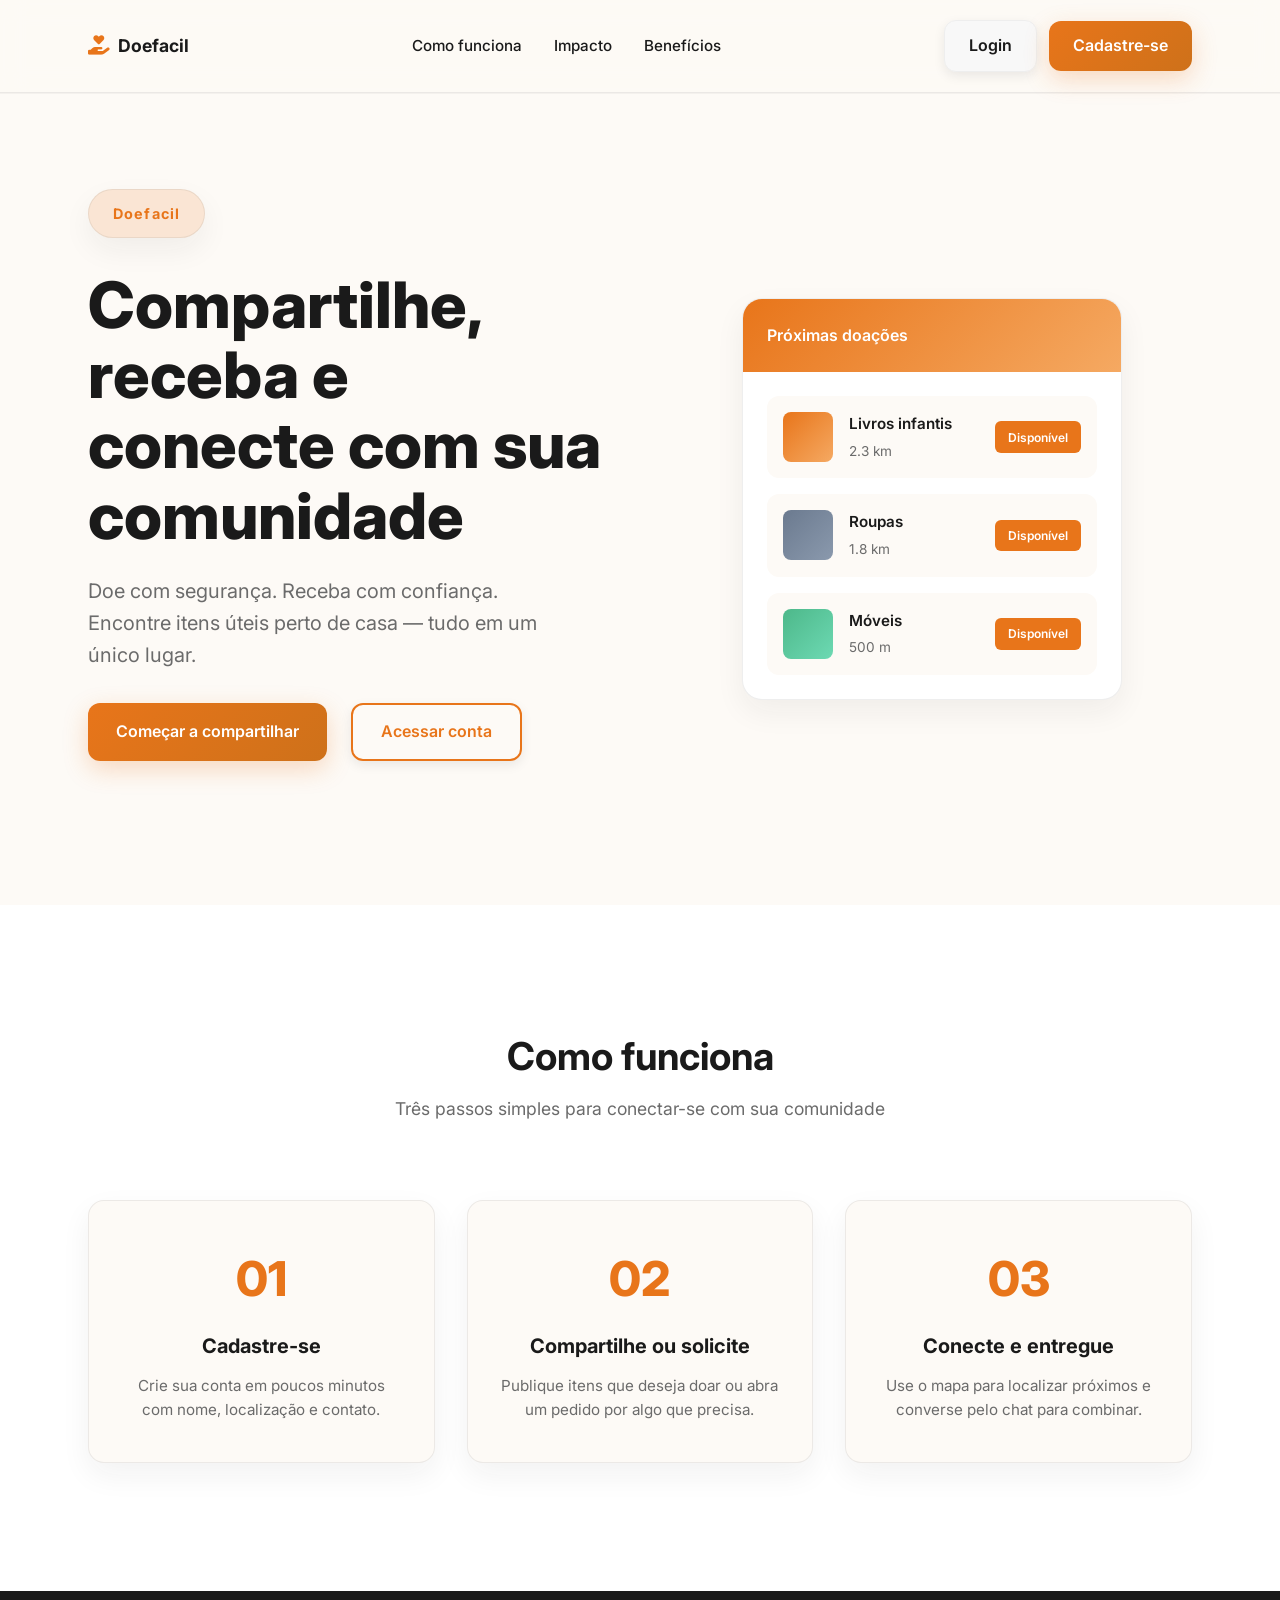
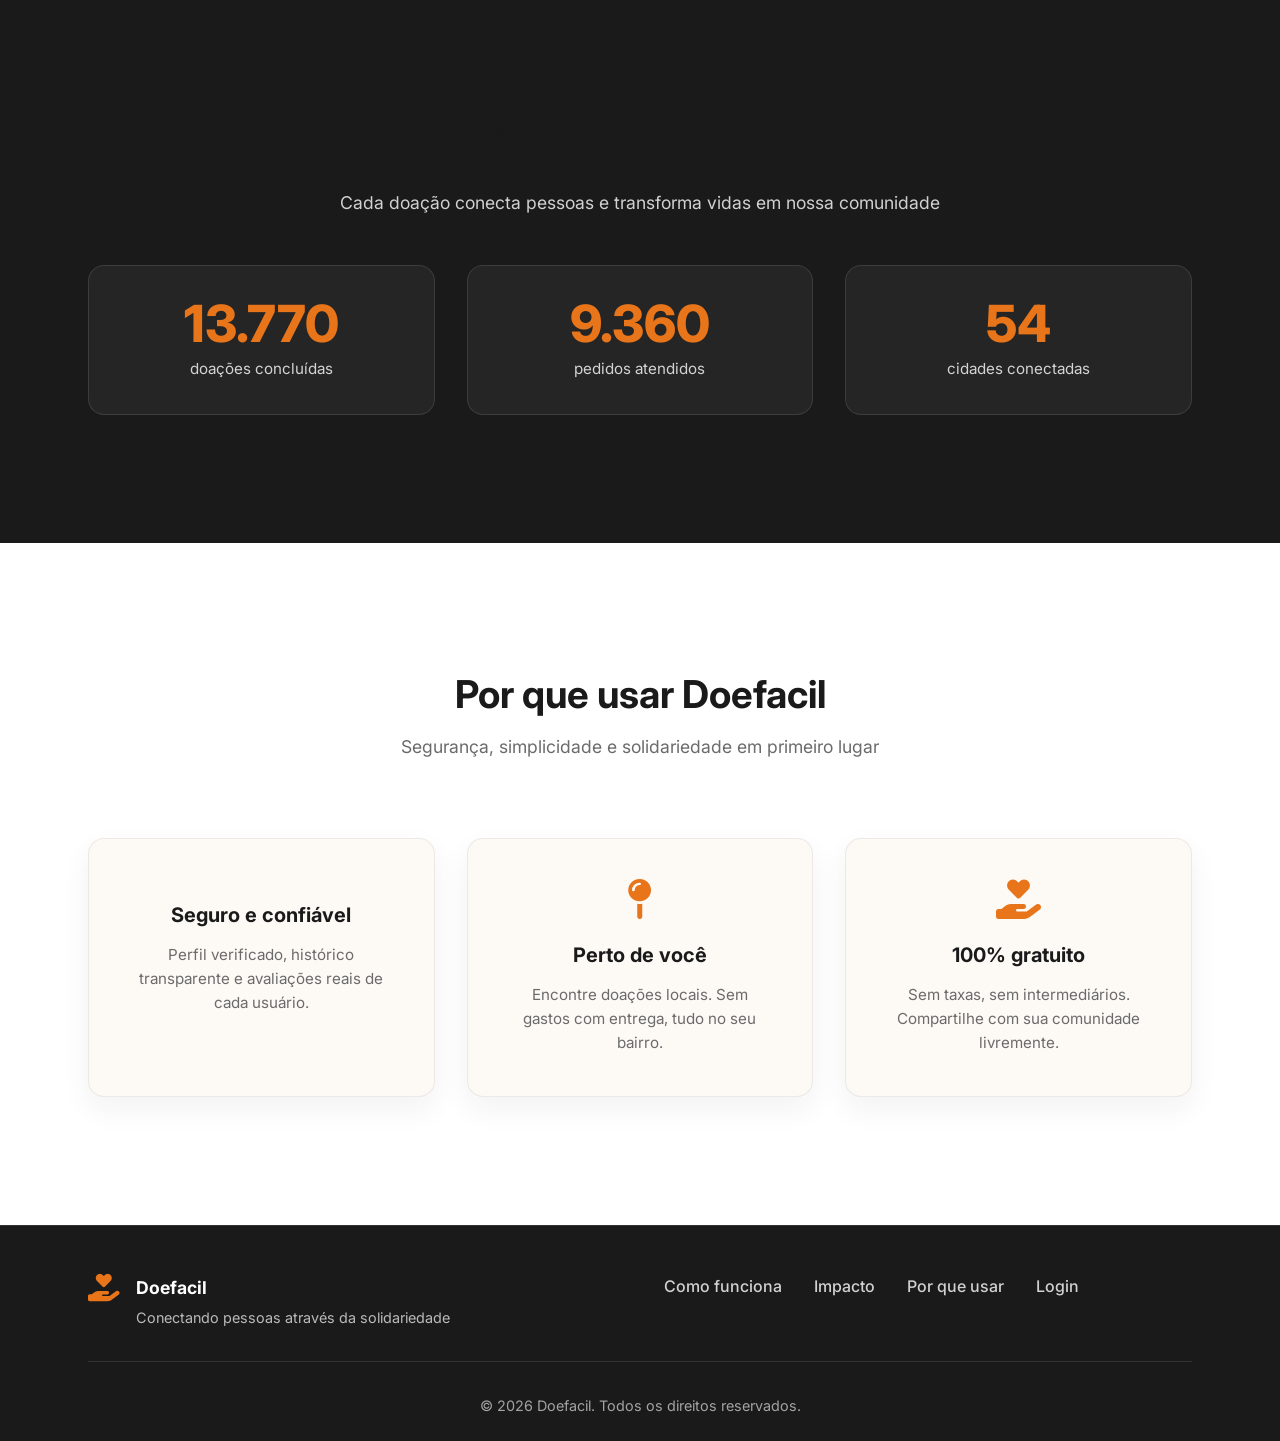
<file: frontend_github/index.html>
﻿<!DOCTYPE html>
<html lang="pt-BR">
<head>
    <meta charset="UTF-8">
    <meta name="viewport" content="width=device-width, initial-scale=1.0">
    <title>Doefacil — Doe, Compartilhe e Conecte</title>
    
    <link rel="icon" href="/favicon.ico">
    <link rel="icon" type="image/png" sizes="16x16" href="/favicon-16x16.png">
    <link rel="icon" type="image/png" sizes="32x32" href="/favicon-32x32.png">
    <link rel="icon" type="image/png" sizes="192x192" href="/favicon-192x192.png">
    <link rel="apple-touch-icon" href="/apple-touch-icon.png">
<link href="https://fonts.googleapis.com/css2?family=Inter:wght@400;500;600;700;800&display=swap" rel="stylesheet">
    <link rel="stylesheet" href="https://cdnjs.cloudflare.com/ajax/libs/font-awesome/6.4.0/css/all.min.css">
    <link rel="stylesheet" href="css/global.css">
    <link rel="stylesheet" href="css/landing.css">
</head>
<body>
    <header class="landing-header">
        <div class="landing-container">
            <nav class="landing-nav">
                <a href="/" class="nav-logo">
                    <i class="fa-solid fa-hand-holding-heart"></i>
                    Doefacil
                </a>
                <button class="menu-toggle" aria-label="Abrir menu">
                    <i class="fa-solid fa-bars"></i>
                </button>
                <div class="nav-links">
                    <a href="#como-funciona">Como funciona</a>
                    <a href="#impacto">Impacto</a>
                    <a href="#beneficios">Benefícios</a>
                </div>
                <div class="nav-actions">
                    <a href="login.html" class="btn btn-secondary header-link">Login</a>
                    <a href="cadastro.html" class="btn btn-primary header-link">Cadastre-se</a>
                </div>
            </nav>
        </div>
    </header>

    <main>
        <section class="hero-section">
            <div class="container">
                <div class="hero-grid">
                    <div class="hero-content">
                        <div class="hero-badge">Doefacil</div>
                        <h1 class="hero-title">Compartilhe, receba e conecte com sua comunidade</h1>
                        <p class="hero-subtitle">Doe com segurança. Receba com confiança. Encontre itens úteis perto de casa — tudo em um único lugar.</p>
                        <div class="hero-buttons">
                            <a href="cadastro.html" class="btn btn-primary">Começar a compartilhar</a>
                            <a href="login.html" class="btn btn-outline">Acessar conta</a>
                        </div>
                    </div>
                    <div class="hero-mockup">
                        <div class="mockup-card">
                            <div class="mockup-header">
                                <span class="mockup-title">Próximas doações</span>
                            </div>
                            <div class="mockup-items">
                                <div class="mockup-item">
                                    <div class="mockup-item-img" style="background: linear-gradient(135deg, #E8751A, #f5a962);"></div>
                                    <div class="mockup-item-content">
                                        <div class="mockup-item-title">Livros infantis</div>
                                        <div class="mockup-item-distance">2.3 km</div>
                                    </div>
                                    <span class="mockup-badge">Disponível</span>
                                </div>
                                <div class="mockup-item">
                                    <div class="mockup-item-img" style="background: linear-gradient(135deg, #6B7A8F, #8a99ad);"></div>
                                    <div class="mockup-item-content">
                                        <div class="mockup-item-title">Roupas</div>
                                        <div class="mockup-item-distance">1.8 km</div>
                                    </div>
                                    <span class="mockup-badge">Disponível</span>
                                </div>
                                <div class="mockup-item">
                                    <div class="mockup-item-img" style="background: linear-gradient(135deg, #4DB88A, #6dd9b3);"></div>
                                    <div class="mockup-item-content">
                                        <div class="mockup-item-title">Móveis</div>
                                        <div class="mockup-item-distance">500 m</div>
                                    </div>
                                    <span class="mockup-badge">Disponível</span>
                                </div>
                            </div>
                        </div>
                    </div>
                </div>
            </div>
        </section>

        <section id="como-funciona" class="section section-how">
            <div class="container">
                <div class="section-header">
                    <h2>Como funciona</h2>
                    <p>Três passos simples para conectar-se com sua comunidade</p>
                </div>
                <div class="steps-grid">
                    <div class="step-card">
                        <div class="step-number">01</div>
                        <h3>Cadastre-se</h3>
                        <p>Crie sua conta em poucos minutos com nome, localização e contato.</p>
                    </div>
                    <div class="step-card">
                        <div class="step-number">02</div>
                        <h3>Compartilhe ou solicite</h3>
                        <p>Publique itens que deseja doar ou abra um pedido por algo que precisa.</p>
                    </div>
                    <div class="step-card">
                        <div class="step-number">03</div>
                        <h3>Conecte e entregue</h3>
                        <p>Use o mapa para localizar próximos e converse pelo chat para combinar.</p>
                    </div>
                </div>
            </div>
        </section>

        <section id="impacto" class="section section-impact">
            <div class="container">
                <h2 class="impact-title">Veja o impacto real</h2>
                <p class="impact-subtitle">Cada doação conecta pessoas e transforma vidas em nossa comunidade</p>
                <div class="metrics-grid">
                    <div class="metric-card">
                        <div class="metric-number" data-target="18432">0</div>
                        <p>doações concluídas</p>
                    </div>
                    <div class="metric-card">
                        <div class="metric-number" data-target="12560">0</div>
                        <p>pedidos atendidos</p>
                    </div>
                    <div class="metric-card">
                        <div class="metric-number" data-target="54">0</div>
                        <p>cidades conectadas</p>
                    </div>
                </div>
            </div>
        </section>

        <section id="beneficios" class="section section-benefits">
            <div class="container">
                <div class="section-header">
                    <h2>Por que usar Doefacil</h2>
                    <p>Segurança, simplicidade e solidariedade em primeiro lugar</p>
                </div>
                <div class="benefits-grid">
                    <div class="benefit-card">
                        <i class="fa-solid fa-shield-check"></i>
                        <h3>Seguro e confiável</h3>
                        <p>Perfil verificado, histórico transparente e avaliações reais de cada usuário.</p>
                    </div>
                    <div class="benefit-card">
                        <i class="fa-solid fa-map-pin"></i>
                        <h3>Perto de você</h3>
                        <p>Encontre doações locais. Sem gastos com entrega, tudo no seu bairro.</p>
                    </div>
                    <div class="benefit-card">
                        <i class="fa-solid fa-hand-holding-heart"></i>
                        <h3>100% gratuito</h3>
                        <p>Sem taxas, sem intermediários. Compartilhe com sua comunidade livremente.</p>
                    </div>
                </div>
            </div>
        </section>
    </main>

    <footer class="footer">
        <div class="container">
            <div class="footer-content">
                <div class="footer-brand">
                    <i class="fa-solid fa-hand-holding-heart"></i>
                    <div>
                        <strong>Doefacil</strong>
                        <p>Conectando pessoas através da solidariedade</p>
                    </div>
                </div>
                <div class="footer-links">
                    <a href="#como-funciona">Como funciona</a>
                    <a href="#impacto">Impacto</a>
                    <a href="#beneficios">Por que usar</a>
                    <a href="login.html">Login</a>
                </div>
            </div>
            <div class="footer-bottom">
                <p>&copy; 2026 Doefacil. Todos os direitos reservados.</p>
            </div>
        </div>
    </footer>

    <script src="js/landing.js"></script>
</body>
</html>
</file>
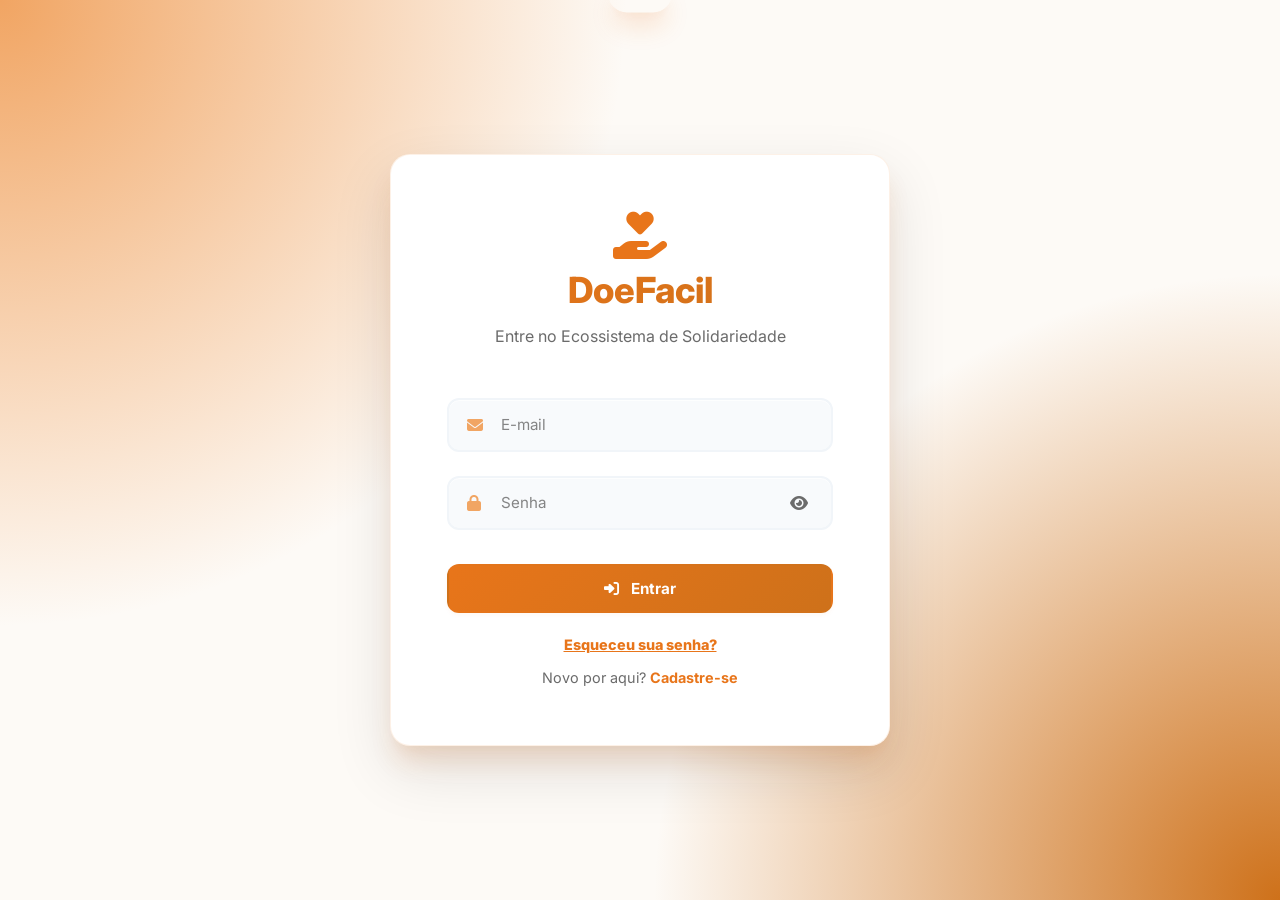
<file: frontend_github/login.html>
﻿<!DOCTYPE html>
<html lang="pt-BR">
<head>
    <meta charset="UTF-8">
    <meta name="viewport" content="width=device-width, initial-scale=1.0">
    <title>DoeFacil - Login</title>
    
    <link rel="icon" href="/favicon.ico">
    <link rel="icon" type="image/png" sizes="16x16" href="/favicon-16x16.png">
    <link rel="icon" type="image/png" sizes="32x32" href="/favicon-32x32.png">
    <link rel="icon" type="image/png" sizes="192x192" href="/favicon-192x192.png">
    <link rel="apple-touch-icon" href="/apple-touch-icon.png">
<link href="https://fonts.googleapis.com/css2?family=Inter:wght@400;500;600;700;800&display=swap" rel="stylesheet">
    <link rel="stylesheet" href="https://cdnjs.cloudflare.com/ajax/libs/font-awesome/6.4.0/css/all.min.css">
    <link rel="stylesheet" href="css/global.css">
    <link rel="stylesheet" href="css/auth.css">
</head>
<body>
    <div id="toast" class="toast"></div>

    <div class="auth-container">
        <div class="auth-box">
            <div class="auth-logo">
                <i class="fa-solid fa-hand-holding-heart" style="color: var(--primary); font-size: 3rem; margin-bottom: 10px;"></i>
                <h2>DoeFacil</h2>
                <p>Entre no Ecossistema de Solidariedade</p>
            </div>

            <form id="loginForm">
                <div class="input-group">
                    <i class="fa-solid fa-envelope"></i>
                    <input type="email" id="email" placeholder="E-mail" required autocomplete="email">
                </div>

                <div class="input-group password-group">
                    <i class="fa-solid fa-lock"></i>
                    <input type="password" id="senha" placeholder="Senha" required autocomplete="current-password">
                    <button type="button" id="toggleLoginPassword" class="password-toggle" aria-label="Mostrar senha">
                        <i class="fa-solid fa-eye"></i>
                    </button>
                </div>

                <button type="submit" class="btn btn-primary" style="width: 100%; margin-top: 10px;">
                    <i class="fa-solid fa-right-to-bracket"></i> Entrar
                </button>
            </form>

            <div class="auth-links" style="text-align: center; margin-top: 20px; font-size: 0.9rem;">
                <p style="margin-bottom: 10px;">
                    <a href="#" id="btnEsqueceuSenha" style="color: var(--primary-dark); text-decoration: underline;">Esqueceu sua senha?</a>
                </p>
                <p style="color: var(--text-muted);">Novo por aqui? <a href="cadastro.html" style="color: var(--primary); font-weight: bold; text-decoration: none;">Cadastre-se</a></p>
            </div>
        </div>
    </div>

    <!-- Modal: Recuperar Senha -->
    <div id="modalRecuperarSenha" style="display:none; position:fixed; inset:0; background:rgba(0,0,0,0.4); backdrop-filter:blur(6px); z-index:9000; justify-content:center; align-items:center;">
        <div style="background:white; border-radius:20px; padding:2.5rem; width:100%; max-width:440px; margin:1rem; box-shadow:0 20px 40px rgba(0,0,0,0.15);">
            <h3 style="font-size:1.4rem; color:var(--secondary); margin-bottom:0.5rem;">Recuperar Senha</h3>

            <!-- Etapa 1: Pedir e-mail -->
            <div id="etapa1Recuperar">
                <p style="color:var(--text-muted); margin-bottom:1.5rem; font-size:0.95rem;">Digite seu e-mail e enviaremos um código de recuperação.</p>
                <div class="input-group">
                    <i class="fa-solid fa-envelope"></i>
                    <input type="email" id="emailRecuperacao" placeholder="Seu e-mail" autocomplete="email">
                </div>
                <div style="display:flex; gap:0.75rem; margin-top:1rem;">
                    <button type="button" id="btnCancelarRecuperacao1" class="btn btn-secondary" style="flex:1;">Cancelar</button>
                    <button type="button" id="btnSolicitarRecuperacao" class="btn btn-primary" style="flex:1;">
                        <i class="fa-solid fa-paper-plane"></i> Enviar
                    </button>
                </div>
            </div>

            <!-- Etapa 2: Informar token + nova senha -->
            <div id="etapa2Recuperar" style="display:none;">
                <p style="color:var(--text-muted); margin-bottom:1.5rem; font-size:0.95rem;">
                    Informe o código recebido e defina a nova senha.<br>
                    <small style="color:var(--primary-dark); font-weight:700;">⚠️ Em produção este código seria enviado por e-mail. Em desenvolvimento ele aparece no console.</small>
                </p>
                <div class="input-group">
                    <i class="fa-solid fa-key"></i>
                    <input type="text" id="tokenRecuperacao" placeholder="Código de recuperação">
                </div>
                <div class="input-group password-group">
                    <i class="fa-solid fa-lock"></i>
                    <input type="password" id="novaSenhaInput" placeholder="Nova senha (mín. 8 caracteres)" autocomplete="new-password">
                </div>
                <div style="display:flex; gap:0.75rem; margin-top:1rem;">
                    <button type="button" id="btnCancelarRecuperacao2" class="btn btn-secondary" style="flex:1;">Cancelar</button>
                    <button type="button" id="btnConfirmarNovaSenha" class="btn btn-primary" style="flex:1;">
                        <i class="fa-solid fa-check"></i> Confirmar
                    </button>
                </div>
            </div>
        </div>
    </div>

    <script src="js/config.js"></script>
    <script src="js/auth.js"></script>
    <script src="js/password-recovery.js"></script>

</body>
</html>
</file>
<file: frontend_github/css/global.css>
:root {
    /* Brand Palette */
    --primary: #E8751A;
    --primary-dark: #CE711A;
    --primary-soft: #F1A563;
    --primary-light: #FFF7EF;
    
    --secondary: #1A1A1A;
    --secondary-soft: #6B6B6B;
    --secondary-light: #F8F9FA;
    
    /* Surfaces */
    --bg-color: #FDFAF6;
    --card-bg: #FFFFFF;
    --surface: #FFF7EF;
    --border-color: #E2E8F0;
    
    /* Text */
    --text-main: #1A1A1A;
    --text-dark: #1A1A1A; /* alias de --text-main */
    --text-muted: #6B6B6B;
    --text-light: #FFFFFF;
    
    /* Status */
    --success: #10B981;
    --danger: #EF4444;
    --warning: #F59E0B;
    --info: #3B82F6;
    
    /* System */
    --radius-sm: 8px;
    --radius-md: 12px;
    --radius-lg: 20px;
    --shadow: 0 4px 12px rgba(0, 0, 0, 0.08); /* alias genérico */
    --shadow-sm: 0 2px 4px rgba(232, 117, 26, 0.05);
    --shadow-md: 0 10px 20px -5px rgba(232, 117, 26, 0.1), 0 4px 6px -2px rgba(232, 117, 26, 0.05);
    --shadow-lg: 0 20px 25px -5px rgba(232, 117, 26, 0.15), 0 10px 10px -5px rgba(232, 117, 26, 0.04);
    --transition: all 0.3s cubic-bezier(0.4, 0, 0.2, 1);
}

* {
    margin: 0;
    padding: 0;
    box-sizing: border-box;
    font-family: 'Inter', -apple-system, BlinkMacSystemFont, "Segoe UI", Roboto, sans-serif;
}

body {
    background-color: var(--bg-color);
    color: var(--text-main);
    line-height: 1.6;
    -webkit-font-smoothing: antialiased;
    overflow-x: hidden;
}

/* Typography */
h1, h2, h3, h4 {
    font-weight: 800;
    color: var(--secondary);
    line-height: 1.2;
    letter-spacing: 0;
}

/* Buttons - Premium Style */
.btn {
    display: inline-flex;
    align-items: center;
    justify-content: center;
    padding: 0.8rem 1.6rem;
    font-size: 0.95rem;
    font-weight: 700;
    border-radius: var(--radius-md);
    cursor: pointer;
    transition: var(--transition);
    border: 2px solid transparent;
    gap: 0.75rem;
    text-decoration: none;
    white-space: nowrap;
}

.btn:disabled {
    opacity: 0.5;
    cursor: not-allowed;
    transform: none !important;
}

.btn-primary {
    background: linear-gradient(135deg, var(--primary) 0%, var(--primary-dark) 100%);
    color: white;
    box-shadow: 0 4px 14px rgba(232, 117, 26, 0.4);
}

.btn-primary:hover:not(:disabled) {
    transform: translateY(-3px);
    box-shadow: 0 8px 20px rgba(232, 117, 26, 0.5);
}

.btn-secondary {
    background: white;
    color: var(--primary-dark);
    border-color: var(--primary-soft);
}

.btn-secondary:hover:not(:disabled) {
    background: var(--primary-light);
    transform: translateY(-2px);
}

.btn-danger {
    background: #FFF5F5;
    color: var(--danger);
    border-color: #FED7D7;
}

.btn-danger:hover:not(:disabled) {
    background: var(--danger);
    color: white;
    border-color: var(--danger);
    transform: translateY(-2px);
}

.btn-outline {
    background: transparent;
    border: 2px solid var(--primary-soft);
    color: var(--primary-dark);
}

.btn-outline:hover:not(:disabled) {
    background: var(--primary);
    color: white;
    border-color: var(--primary);
}

.btn-sm {
    padding: 0.45rem 1rem;
    font-size: 0.82rem;
    gap: 0.5rem;
}

/* Forms */
.input-group {
    margin-bottom: 1.5rem;
    position: relative;
    min-width: 0;
}

label {
    display: block;
    margin-bottom: 0.5rem;
    font-weight: 700;
    font-size: 0.9rem;
    color: var(--secondary);
}

input, textarea, select {
    width: 100%;
    padding: 0.9rem 1.2rem;
    border: 2px solid #F1F5F9;
    border-radius: var(--radius-md);
    background: #F8FAFC;
    color: var(--text-main);
    font-size: 0.95rem;
    line-height: 1.4;
    caret-color: var(--primary);
    direction: ltr;
    text-align: left;
    min-width: 0;
    transition: var(--transition);
}

textarea {
    resize: vertical;
    overflow-wrap: anywhere;
}

input::placeholder,
textarea::placeholder {
    color: var(--text-muted);
    opacity: 0.82;
}

input:focus, textarea:focus, select:focus {
    outline: none;
    border-color: var(--primary-soft);
    background: white;
    box-shadow: 0 0 0 4px rgba(232, 117, 26, 0.1);
}

/* Badges */
.status-badge {
    font-size: 0.75rem;
    font-weight: 800;
    padding: 0.35rem 0.9rem;
    border-radius: 99px;
    text-transform: uppercase;
    letter-spacing: 0.05em;
}

.status-badge.success { background: #DCFCE7; color: #065F46; }
.status-badge.warning { background: #FEF9C3; color: #854D0E; }
.status-badge.danger { background: #FEE2E2; color: #991B1B; }

/* Toast */
.toast {
    position: fixed;
    top: 2rem;
    left: 50%;
    transform: translateX(-50%) translateY(-150%);
    z-index: 9999;
    padding: 1.2rem 2rem;
    border-radius: var(--radius-lg);
    color: white;
    font-weight: 700;
    box-shadow: var(--shadow-lg);
    transition: var(--transition);
    display: flex;
    align-items: center;
    gap: 1rem;
}

.toast.show {
    transform: translateX(-50%) translateY(0);
}

/* Scrollbar */
::-webkit-scrollbar { width: 8px; }
::-webkit-scrollbar-track { background: var(--bg-color); }
::-webkit-scrollbar-thumb { background: var(--primary-soft); border-radius: 10px; }
::-webkit-scrollbar-thumb:hover { background: var(--primary); }

/* ============================================================
   Manutenção visual leve — baixo risco, sem alterar tokens :root
   ============================================================ */
html {
    scroll-behavior: smooth;
}

body {
    text-rendering: optimizeLegibility;
}

button,
a,
.btn,
input,
textarea,
select {
    -webkit-tap-highlight-color: rgba(232, 117, 26, 0.12);
}

.btn {
    min-height: 44px;
    box-shadow: var(--shadow-sm);
}

.btn:hover:not(:disabled) {
    filter: saturate(1.03);
}

.btn:focus-visible,
button:focus-visible,
a:focus-visible,
input:focus-visible,
textarea:focus-visible,
select:focus-visible {
    outline: 3px solid rgba(232, 117, 26, 0.22);
    outline-offset: 3px;
}

input,
textarea,
select {
    min-height: 44px;
    box-shadow: inset 0 1px 0 rgba(255, 255, 255, 0.75);
}

input:hover,
textarea:hover,
select:hover {
    border-color: var(--primary-soft);
}

.status-badge {
    box-shadow: 0 1px 2px rgba(15, 23, 42, 0.06);
}
</file>
<file: frontend_github/css/landing.css>
/* Doefacil Landing Page — Modern Design */

:root {
    --primary: #E8751A;
    --primary-dark: #CE711A;
    --primary-light: #F5A962;
    --dark: #1A1A1A;
    --text-secondary: #6B6B6B;
    --bg-light: #FDFAF6;
    --white: #FFFFFF;
    --border-light: rgba(26, 26, 26, 0.08);
    --shadow: 0 2px 16px rgba(0, 0, 0, 0.06);
    --shadow-lg: 0 12px 40px rgba(0, 0, 0, 0.12);
}

* {
    margin: 0;
    padding: 0;
    box-sizing: border-box;
}

html {
    scroll-behavior: smooth;
}

body {
    font-family: 'Inter', sans-serif;
    background: var(--bg-light);
    color: var(--dark);
    line-height: 1.6;
}

/* ━━━━━━━━━━━━━━━━━━━━━━━━━━━━━━━━━━━━━━━━━
   CONTAINER & LAYOUT UTILITIES
   ━━━━━━━━━━━━━━━━━━━━━━━━━━━━━━━━━━━━━━━━━ */

.container,
.landing-container {
    width: 100%;
    max-width: 1200px;
    margin: 0 auto;
    padding: 0 clamp(1.5rem, 5vw, 3rem);
}

.section {
    padding: clamp(5rem, 10vw, 8rem) 0;
}

/* ━━━━━━━━━━━━━━━━━━━━━━━━━━━━━━━━━━━━━━━━━
   NAVBAR / HEADER
   ━━━━━━━━━━━━━━━━━━━━━━━━━━━━━━━━━━━━━━━━━ */

.landing-header {
    position: sticky;
    top: 0;
    z-index: 100;
    background: rgba(253, 250, 246, 0.9);
    backdrop-filter: blur(12px);
    border-bottom: 1px solid var(--border-light);
    padding: 1.25rem 0;
}

.landing-header .container {
    display: flex;
    justify-content: space-between;
    align-items: center;
}

.landing-brand {
    display: flex;
    align-items: center;
    gap: 12px;
    flex-shrink: 0;
}

.landing-brand i {
    font-size: 1.75rem;
    color: var(--primary);
}

.landing-brand strong {
    font-size: 1.25rem;
    font-weight: 700;
    color: var(--dark);
}

.landing-brand span {
    display: none;
}

.menu-toggle {
    display: none;
    background: none;
    border: none;
    font-size: 1.5rem;
    color: var(--dark);
    cursor: pointer;
    padding: 0.5rem;
}

.landing-nav {
    display: flex;
    align-items: center;
    justify-content: space-between;
    gap: 2rem;
    width: 100%;
}

.nav-logo {
    display: flex;
    align-items: center;
    gap: 0.5rem;
    font-weight: 700;
    font-size: 1.1rem;
    color: var(--text-dark, #1a1a1a);
    text-decoration: none;
    flex-shrink: 0;
}

.nav-logo i {
    color: var(--primary);
    font-size: 1.2rem;
}

.nav-links {
    display: flex;
    align-items: center;
    gap: 2rem;
    list-style: none;
    margin: 0;
    padding: 0;
}

.nav-links a {
    font-size: 0.95rem;
    font-weight: 500;
    color: var(--text-dark, #1a1a1a);
    text-decoration: none;
    transition: color 0.2s ease;
}

.nav-links a:hover {
    color: var(--primary, #e8751a);
}

.nav-actions {
    display: flex;
    align-items: center;
    gap: 0.75rem;
    flex-shrink: 0;
}

.landing-nav .btn {
    padding: 0.75rem 1.5rem;
}

section[id] {
    scroll-margin-top: 80px;
}

/* ━━━━━━━━━━━━━━━━━━━━━━━━━━━━━━━━━━━━━━━━━
   BUTTONS
   ━━━━━━━━━━━━━━━━━━━━━━━━━━━━━━━━━━━━━━━━━ */

.btn {
    display: inline-flex;
    align-items: center;
    justify-content: center;
    padding: 0.875rem 1.75rem;
    border-radius: 12px;
    font-weight: 600;
    font-size: 1rem;
    border: none;
    cursor: pointer;
    transition: all 0.3s ease;
    text-decoration: none;
    gap: 8px;
    box-shadow: 0 4px 12px rgba(0, 0, 0, 0.08);
}

.btn-primary {
    background: linear-gradient(135deg, var(--primary), var(--primary-dark));
    color: var(--white);
    box-shadow: 0 8px 25px rgba(232, 117, 26, 0.25);
}

.btn-primary:hover {
    transform: translateY(-2px);
    filter: brightness(1.05);
    box-shadow: 0 12px 30px rgba(232, 117, 26, 0.35);
}

.btn-primary:active {
    transform: translateY(0) scale(0.98);
}

.btn-outline {
    background: transparent;
    color: var(--primary);
    border: 2px solid var(--primary);
}

.btn-outline:hover {
    background: var(--primary);
    color: var(--white);
    transform: translateY(-2px);
    box-shadow: 0 8px 25px rgba(232, 117, 26, 0.2);
}

.btn-secondary {
    background: #f8f8f8;
    color: var(--dark);
    border: 1px solid #eee;
}

.btn-secondary:hover {
    background: #f0f0f0;
    transform: translateY(-2px);
}

.btn-danger {
    background: linear-gradient(135deg, #e74c3c, #c0392b);
    color: white;
}

.btn-danger:hover {
    transform: translateY(-2px);
    box-shadow: 0 6px 20px rgba(231, 76, 60, 0.3);
}

.header-link {
    padding: 0.75rem 1.5rem !important;
}

/* ━━━━━━━━━━━━━━━━━━━━━━━━━━━━━━━━━━━━━━━━━
   HERO SECTION
   ━━━━━━━━━━━━━━━━━━━━━━━━━━━━━━━━━━━━━━━━━ */

.hero-section {
    padding: clamp(4rem, 8vw, 6rem) 0;
}

.hero-grid {
    display: grid;
    grid-template-columns: 1fr 1fr;
    gap: 4rem;
    align-items: center;
}

.hero-badge {
    display: inline-block;
    padding: 0.75rem 1.5rem;
    background: rgba(232, 117, 26, 0.15);
    color: var(--primary);
    border-radius: 100px;
    font-weight: 700;
    font-size: 0.9rem;
    letter-spacing: 0.08em;
    margin-bottom: 2rem;
}

.hero-title {
    font-size: clamp(2.8rem, 5vw, 5rem);
    font-weight: 800;
    line-height: 1.1;
    color: var(--dark);
    margin-bottom: 1.5rem;
}

.hero-subtitle {
    font-size: clamp(1rem, 1.8vw, 1.25rem);
    color: var(--text-secondary);
    line-height: 1.6;
    margin-bottom: 2rem;
    max-width: 95%;
}

.hero-buttons {
    display: flex;
    gap: 1.5rem;
    flex-wrap: wrap;
    margin-bottom: 3rem;
}

/* Mockup Card */
.hero-mockup {
    display: flex;
    justify-content: center;
    align-items: center;
}

.mockup-card {
    background: var(--white);
    border-radius: 20px;
    box-shadow: var(--shadow-lg);
    overflow: hidden;
    width: 100%;
    max-width: 380px;
}

.mockup-header {
    background: linear-gradient(135deg, var(--primary), var(--primary-light));
    padding: 1.5rem;
    color: var(--white);
}

.mockup-title {
    font-weight: 600;
    font-size: 1rem;
}

.mockup-items {
    padding: 1.5rem;
    display: flex;
    flex-direction: column;
    gap: 1rem;
}

.mockup-item {
    display: flex;
    gap: 1rem;
    align-items: center;
    padding: 1rem;
    background: var(--bg-light);
    border-radius: 12px;
    transition: transform 0.3s ease;
}

.mockup-item:hover {
    transform: translateX(4px);
}

.mockup-item-img {
    width: 50px;
    height: 50px;
    border-radius: 8px;
    flex-shrink: 0;
}

.mockup-item-content {
    flex: 1;
}

.mockup-item-title {
    font-weight: 600;
    color: var(--dark);
    font-size: 0.95rem;
    margin-bottom: 0.25rem;
}

.mockup-item-distance {
    color: var(--text-secondary);
    font-size: 0.85rem;
}

.mockup-badge {
    padding: 0.4rem 0.8rem;
    background: var(--primary);
    color: var(--white);
    border-radius: 6px;
    font-size: 0.75rem;
    font-weight: 600;
    white-space: nowrap;
}

/* ━━━━━━━━━━━━━━━━━━━━━━━━━━━━━━━━━━━━━━━━━
   SECTION HEADER
   ━━━━━━━━━━━━━━━━━━━━━━━━━━━━━━━━━━━━━━━━━ */

.section-header {
    text-align: center;
    margin-bottom: clamp(3rem, 6vw, 5rem);
}

.section-header h2 {
    font-size: clamp(1.8rem, 3vw, 2.5rem);
    font-weight: 700;
    color: var(--dark);
    margin-bottom: 1rem;
}

.section-header p {
    font-size: clamp(1rem, 1.5vw, 1.1rem);
    color: var(--text-secondary);
    max-width: 600px;
    margin: 0 auto;
}

/* ━━━━━━━━━━━━━━━━━━━━━━━━━━━━━━━━━━━━━━━━━
   COMO FUNCIONA SECTION (3 STEPS)
   ━━━━━━━━━━━━━━━━━━━━━━━━━━━━━━━━━━━━━━━━━ */

.section-how {
    background: var(--white);
}

.steps-grid {
    display: grid;
    grid-template-columns: repeat(auto-fit, minmax(280px, 1fr));
    gap: 2rem;
}

.step-card {
    padding: 2.5rem 2rem;
    background: var(--bg-light);
    border-radius: 16px;
    text-align: center;
    transition: transform 0.3s ease, box-shadow 0.3s ease;
    border: 1px solid var(--border-light);
}

.step-card:hover {
    transform: translateY(-4px);
    box-shadow: var(--shadow);
}

.step-number {
    font-size: 3rem;
    font-weight: 800;
    color: var(--primary);
    margin-bottom: 1rem;
}

.step-card h3 {
    font-size: 1.25rem;
    font-weight: 700;
    color: var(--dark);
    margin-bottom: 1rem;
}

.step-card p {
    color: var(--text-secondary);
    line-height: 1.6;
    font-size: 0.95rem;
}

/* ━━━━━━━━━━━━━━━━━━━━━━━━━━━━━━━━━━━━━━━━━
   IMPACTO SECTION (DARK)
   ━━━━━━━━━━━━━━━━━━━━━━━━━━━━━━━━━━━━━━━━━ */

.section-impact {
    background: var(--dark);
    color: var(--white);
}

.impact-title {
    font-size: clamp(2rem, 3.5vw, 2.8rem);
    font-weight: 800;
    text-align: center;
    margin-bottom: 1rem;
}

.impact-subtitle {
    font-size: 1.1rem;
    text-align: center;
    color: rgba(255, 255, 255, 0.8);
    margin-bottom: 3rem;
    max-width: 600px;
    margin-left: auto;
    margin-right: auto;
}

.metrics-grid {
    display: grid;
    grid-template-columns: repeat(auto-fit, minmax(200px, 1fr));
    gap: 2rem;
}

.metric-card {
    padding: 2rem;
    text-align: center;
    border: 1px solid rgba(255, 255, 255, 0.1);
    border-radius: 16px;
    background: rgba(255, 255, 255, 0.05);
}

.metric-number {
    font-size: clamp(2.5rem, 4vw, 3.5rem);
    font-weight: 800;
    color: var(--primary);
    margin-bottom: 0.5rem;
    line-height: 1;
}

.metric-card p {
    color: rgba(255, 255, 255, 0.8);
    font-size: 0.95rem;
}

/* ━━━━━━━━━━━━━━━━━━━━━━━━━━━━━━━━━━━━━━━━━
   BENEFITS SECTION (3 CARDS)
   ━━━━━━━━━━━━━━━━━━━━━━━━━━━━━━━━━━━━━━━━━ */

.section-benefits {
    background: var(--white);
}

.benefits-grid {
    display: grid;
    grid-template-columns: repeat(auto-fit, minmax(300px, 1fr));
    gap: 2rem;
}

.benefit-card {
    padding: 2.5rem;
    background: var(--bg-light);
    border-radius: 16px;
    text-align: center;
    border: 1px solid var(--border-light);
    transition: all 0.3s ease;
}

.benefit-card:hover {
    background: var(--white);
    box-shadow: var(--shadow-lg);
    transform: translateY(-4px);
}

.benefit-card i {
    font-size: 2.5rem;
    color: var(--primary);
    margin-bottom: 1.5rem;
    display: block;
}

.benefit-card h3 {
    font-size: 1.25rem;
    font-weight: 700;
    color: var(--dark);
    margin-bottom: 1rem;
}

.benefit-card p {
    color: var(--text-secondary);
    line-height: 1.6;
    font-size: 0.95rem;
}

/* ━━━━━━━━━━━━━━━━━━━━━━━━━━━━━━━━━━━━━━━━━
   FOOTER
   ━━━━━━━━━━━━━━━━━━━━━━━━━━━━━━━━━━━━━━━━━ */

.footer {
    background: var(--dark);
    color: var(--white);
    padding: 3rem 0 1.5rem;
    border-top: 1px solid rgba(255, 255, 255, 0.1);
}

.footer-content {
    display: grid;
    grid-template-columns: 1fr 1fr;
    gap: 3rem;
    margin-bottom: 2rem;
    align-items: start;
}

.footer-brand {
    display: flex;
    gap: 1rem;
}

.footer-brand i {
    font-size: 1.75rem;
    color: var(--primary);
    flex-shrink: 0;
}

.footer-brand strong {
    display: block;
    font-size: 1.1rem;
    font-weight: 700;
    margin-bottom: 0.25rem;
}

.footer-brand p {
    font-size: 0.9rem;
    color: rgba(255, 255, 255, 0.7);
    margin: 0;
}

.footer-links {
    display: flex;
    gap: 2rem;
    flex-wrap: wrap;
}

.footer-links a {
    color: rgba(255, 255, 255, 0.8);
    text-decoration: none;
    transition: color 0.3s ease;
    font-weight: 500;
}

.footer-links a:hover {
    color: var(--primary);
}

.footer-bottom {
    text-align: center;
    padding-top: 2rem;
    border-top: 1px solid rgba(255, 255, 255, 0.1);
    color: rgba(255, 255, 255, 0.6);
    font-size: 0.9rem;
}

/* ━━━━━━━━━━━━━━━━━━━━━━━━━━━━━━━━━━━━━━━━━
   RESPONSIVE DESIGN
   ━━━━━━━━━━━━━━━━━━━━━━━━━━━━━━━━━━━━━━━━━ */

@media (max-width: 1024px) {
    .hero-grid {
        grid-template-columns: 1fr;
        gap: 2rem;
    }

    .hero-mockup {
        order: -1;
    }

    .landing-nav {
        gap: 1rem;
    }

    .landing-nav a {
        font-size: 0.95rem;
    }

    .footer-content {
        grid-template-columns: 1fr;
        gap: 2rem;
    }
}

@media (max-width: 768px) {
    .menu-toggle {
        display: block;
    }

    .landing-header .container {
        flex-direction: row;
        align-items: center;
        justify-content: space-between;
        gap: 1rem;
        width: 100%;
    }

    .landing-nav {
        width: 100%;
        flex-wrap: nowrap;
        gap: 0.75rem;
        justify-content: space-between;
    }

    .nav-links {
        display: none;
        position: absolute;
        top: 100%;
        left: 0;
        width: 100%;
        background: var(--bg-light);
        flex-direction: column;
        padding: 2rem;
        gap: 1.5rem;
        border-bottom: 1px solid var(--border-light);
        box-shadow: 0 10px 20px rgba(0,0,0,0.05);
        z-index: 99;
    }

    .nav-links.active {
        display: flex;
    }

    .nav-actions {
        display: none;
    }

    .hero-buttons {
        flex-direction: column;
    }

    .hero-buttons .btn {
        width: 100%;
    }

    .mockup-card {
        max-width: 100%;
    }

    .section-header {
        margin-bottom: 2rem;
    }

    .section-header h2 {
        font-size: 1.8rem;
    }

    .section-header p {
        font-size: 1rem;
    }

    .steps-grid {
        gap: 1.5rem;
    }

    .benefits-grid {
        gap: 1.5rem;
    }

    .metrics-grid {
        gap: 1.5rem;
    }

    .footer-links {
        gap: 1rem;
    }
}

@media (max-width: 480px) {
    .landing-header .container {
        padding: 0 clamp(1rem, 5vw, 1.5rem);
    }

    .container {
        padding: 0 clamp(1rem, 5vw, 1.5rem);
    }

    .hero-section {
        padding: 2rem 0;
    }

    .hero-badge {
        font-size: 0.8rem;
        padding: 0.6rem 1.2rem;
    }

    .hero-title {
        font-size: 2rem;
    }

    .hero-subtitle {
        font-size: 0.95rem;
    }

    .hero-buttons {
        flex-direction: column;
        gap: 1rem;
    }

    .hero-buttons .btn {
        padding: 0.75rem 1.5rem;
        font-size: 0.95rem;
    }

    .section {
        padding: 3rem 0;
    }

    .step-card,
    .benefit-card {
        padding: 1.5rem;
    }

    .mockup-item {
        padding: 0.75rem;
    }

    .mockup-badge {
        padding: 0.3rem 0.6rem;
        font-size: 0.7rem;
    }

    .impact-title {
        font-size: 1.8rem;
    }

    .metric-number {
        font-size: 2rem;
    }

    .footer-brand {
        gap: 0.75rem;
    }

    .footer-links {
        flex-direction: column;
        gap: 0.75rem;
    }
}

/* ============================================================
   Manutenção visual leve — landing, sem alterar tokens :root
   ============================================================ */
.landing-header {
    box-shadow: 0 1px 0 rgba(26, 26, 26, 0.04);
}

.nav-links a,
.footer-links a,
.hero-buttons .btn,
.btn-login,
.btn-cta,
.btn-secondary {
    transition: transform 0.22s ease, box-shadow 0.22s ease, color 0.22s ease, background 0.22s ease;
}

.hero-badge,
.mockup-card,
.step-card,
.benefit-card,
.impact-card {
    border: 1px solid rgba(26, 26, 26, 0.07);
    box-shadow: 0 12px 30px rgba(26, 26, 26, 0.06);
}

.mockup-item,
.step-card,
.benefit-card {
    transition: transform 0.24s ease, box-shadow 0.24s ease, border-color 0.24s ease;
}

.mockup-item:hover,
.step-card:hover,
.benefit-card:hover {
    border-color: rgba(232, 117, 26, 0.22);
}

.hero-buttons .btn:hover,
.btn-login:hover,
.btn-cta:hover,
.btn-secondary:hover {
    transform: translateY(-2px);
}
</file>
<file: frontend_github/css/auth.css>
.auth-container {
    display: flex;
    justify-content: center;
    align-items: center;
    min-height: 100vh;
    background: 
        radial-gradient(circle at top left, var(--primary-soft) 0%, transparent 40%),
        radial-gradient(circle at bottom right, var(--primary-dark) 0%, transparent 40%),
        var(--bg-color);
    padding: 2rem;
}

.auth-box {
    background: white;
    padding: 3.5rem;
    border-radius: var(--radius-lg);
    box-shadow: var(--shadow-lg);
    width: 100%;
    max-width: 500px;
    border: 1px solid rgba(232, 117, 26, 0.1);
    animation: fadeIn 0.6s ease-out;
}

@keyframes fadeIn {
    from { opacity: 0; transform: translateY(20px); }
    to { opacity: 1; transform: translateY(0); }
}

.auth-logo {
    text-align: center;
    margin-bottom: 3rem;
}

.auth-logo h2 {
    font-size: 2.25rem;
    color: var(--secondary);
    margin-bottom: 0.75rem;
    background: linear-gradient(135deg, var(--primary) 0%, var(--primary-dark) 100%);
    -webkit-background-clip: text;
    -webkit-text-fill-color: transparent;
}

.auth-logo p {
    color: var(--text-muted);
    font-size: 1rem;
}

.auth-logo > i {
    color: var(--primary) !important;
}

.input-group > i {
    position: absolute;
    left: 1.25rem;
    top: 50%;
    transform: translateY(-50%);
    color: var(--primary-soft);
    pointer-events: none;
    transition: var(--transition);
}

.input-group:focus-within > i {
    color: var(--primary);
}

.input-group input {
    padding-left: 3.25rem;
    color: var(--text-main);
    background: #F8FAFC;
}

.input-group input:not(:placeholder-shown) {
    background: white;
    border-color: var(--border-color);
}

.input-row {
    display: flex;
    gap: 1.25rem;
}

.password-group input {
    padding-right: 3.5rem;
}

.password-toggle {
    position: absolute;
    right: 1rem;
    top: 50%;
    transform: translateY(-50%);
    width: 2.25rem;
    height: 2.25rem;
    display: inline-flex;
    align-items: center;
    justify-content: center;
    background: transparent;
    border: none;
    color: var(--secondary-soft);
    cursor: pointer;
    padding: 0;
    border-radius: 999px;
    z-index: 2;
}

.password-toggle:hover,
.password-toggle:focus-visible {
    color: var(--primary);
    background: var(--primary-light);
    outline: none;
}

.password-toggle i {
    position: static;
    transform: none;
    color: currentColor;
    pointer-events: none;
    font-size: 1rem;
}

.auth-links {
    text-align: center;
    margin-top: 2rem;
    font-size: 0.95rem;
}

.auth-links a {
    color: var(--primary);
    font-weight: 800;
    text-decoration: none;
    transition: var(--transition);
}

.auth-links p,
.auth-links a {
    color: var(--text-muted) !important;
}

.auth-links a {
    color: var(--primary) !important;
}

.auth-links a:hover {
    color: var(--primary-dark);
    text-decoration: underline;
}

/* Multi-step registration refinements */
#registerStep2 {
    animation: slideRight 0.4s ease-out;
}

@keyframes slideRight {
    from { opacity: 0; transform: translateX(30px); }
    to { opacity: 1; transform: translateX(0); }
}

#registerMap {
    height: 300px;
    margin-bottom: 1.5rem;
    border-radius: var(--radius-md);
}

@media (max-width: 576px) {
    .auth-box {
        padding: 2.5rem 1.5rem;
    }
    
    .input-row {
        flex-direction: column;
        gap: 0;
    }
}


/* Correção visual: campos curtos com ícone (DDD e UF) */
.input-row .compact-field {
    min-width: 120px;
    flex: 0 0 120px;
}

.input-row .compact-field input {
    padding-left: 3.25rem;
    padding-right: 0.75rem;
    text-align: left;
    letter-spacing: 0.02em;
}

.input-row .compact-field input::placeholder {
    font-size: 0.82rem;
    opacity: 0.95;
}

#estado {
    text-transform: uppercase;
}

@media (max-width: 576px) {
    .input-row .compact-field {
        width: 100% !important;
        flex: 1 1 auto !important;
    }
}

/* ============================================================
   Manutenção visual leve — autenticação/cadastro
   ============================================================ */
.auth-box {
    box-shadow: 0 24px 60px rgba(26, 26, 26, 0.12), var(--shadow-lg);
}

.input-group {
    transition: transform 0.22s ease;
}

.input-group:focus-within {
    transform: translateY(-1px);
}

.input-group input,
.password-group input {
    min-height: 48px;
}

.password-toggle {
    transition: background 0.22s ease, color 0.22s ease, transform 0.22s ease;
}

.password-toggle:hover {
    transform: translateY(-50%) scale(1.04);
}

.auth-links a:hover {
    text-underline-offset: 3px;
}

.input-row {
    align-items: flex-start;
}
</file>
